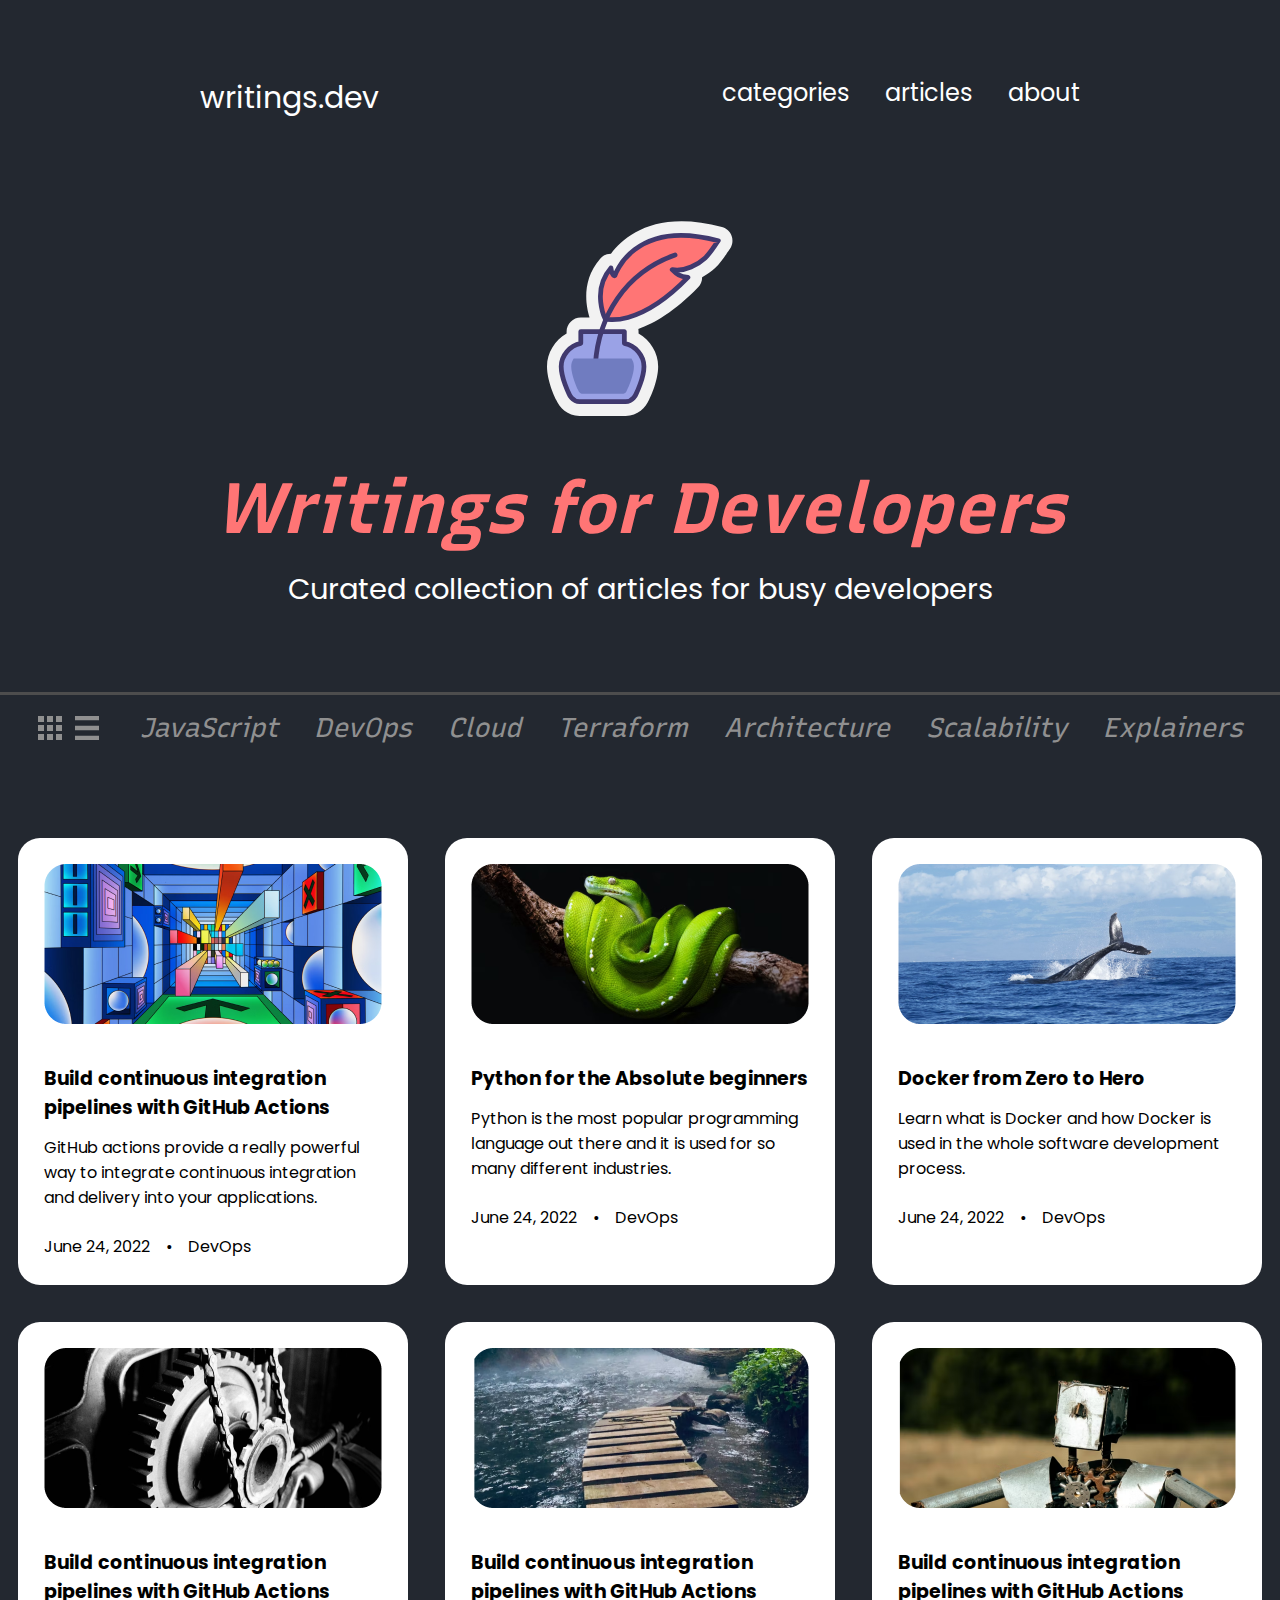
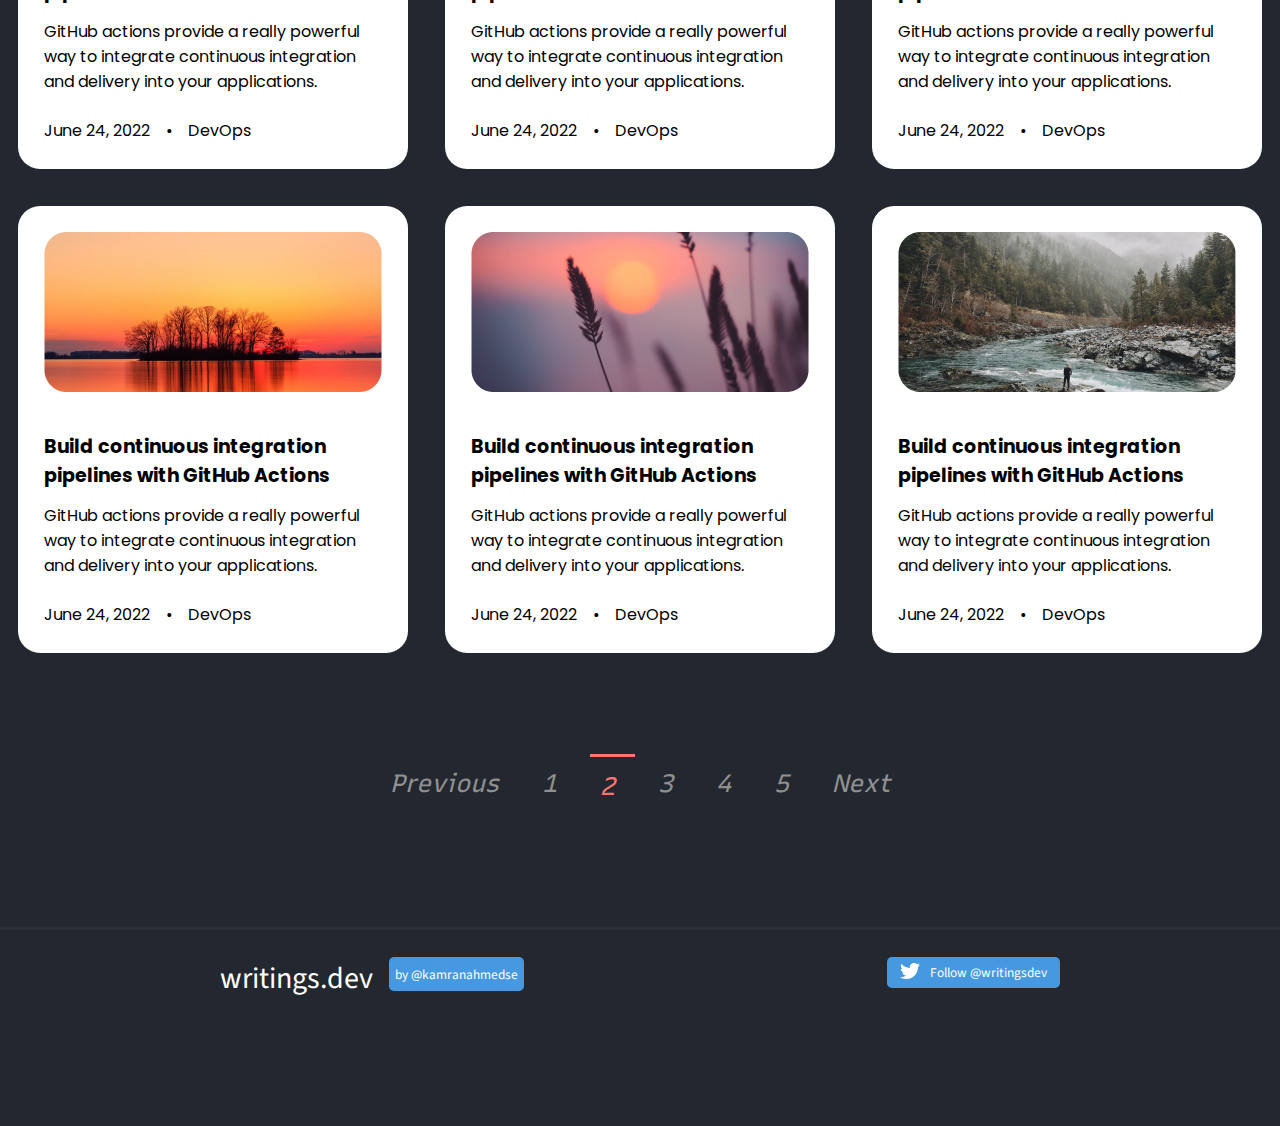
<file: index.html>
<!DOCTYPE html>
<html lang="en">
  <head>
    <meta charset="UTF-8" />
    <meta name="viewport" content="width=device-width, initial-scale=1.0" />
    <title>Static Webpage</title>
    <link rel="preconnect" href="https://fonts.googleapis.com" />
    <link rel="preconnect" href="https://fonts.gstatic.com" crossorigin />
    <link rel="preconnect" href="https://fonts.googleapis.com" />
    <link rel="preconnect" href="https://fonts.gstatic.com" crossorigin />
    <link
      href="https://fonts.googleapis.com/css2?family=Poppins:ital,wght@0,100;0,200;0,300;0,400;0,500;0,600;0,700;0,800;0,900;1,100;1,200;1,300;1,400;1,500;1,600;1,700;1,800;1,900&family=Recursive:wght@300..1000&display=swap"
      rel="stylesheet"
    />
    <link rel="preconnect" href="https://fonts.googleapis.com" />
    <link rel="preconnect" href="https://fonts.gstatic.com" crossorigin />
    <link
      href="https://fonts.googleapis.com/css2?family=Source+Sans+3:ital,wght@0,200..900;1,200..900&display=swap"
      rel="stylesheet"
    />
    <link rel="stylesheet" href="./src/styles/index.css" />
  </head>
  <body class="body">
    <header class="header">
      <p class="header__small-title">writings.dev</p>

      <nav class="header__nav">
        <ul class="nav__list">
          <li class="list__item">
            <a href="#" class="list__link"> categories </a>
          </li>

          <li class="list__item">
            <a href="#" class="list__link"> articles </a>
          </li>

          <li class="list__item">
            <a href="#" class="list__link"> about </a>
          </li>
        </ul>
      </nav>
    </header>

    <main class="main">
      <div class="main__welcome">
        <div class="welcome__logo"></div>

        <h1 class="welcome__title">Writings for Developers</h1>

        <p class="welcome__description">
          Curated collection of articles for busy developers
        </p>
      </div>

      <nav class="main__categories">
        <div class="categories__icons">
          <div class="icons__icon icons__icon--grid"></div>

          <div class="icons__icon icons__icon--burger"></div>
        </div>

        <div class="categories__list">
          <ul class="list__category">
            <li class="list__category__item">JavaScript</li>
            <li class="list__category__item">DevOps</li>
            <li class="list__category__item">Cloud</li>
            <li class="list__category__item">Terraform</li>
            <li class="list__category__item">Architecture</li>
            <li class="list__category__item">Scalability</li>
            <li class="list__category__item">Explainers</li>
          </ul>
        </div>
      </nav>

      <div class="main__container">
        <div class="container__grid">
          <div class="grid__card">
            <img src="./src/img/cards/image--1.png" alt="img" class="card__img" />

            <h2 class="card__title">
              Build continuous integration pipelines with GitHub Actions
            </h2>

            <p class="card__description">
              GitHub actions provide a really powerful way to integrate
              continuous integration and delivery into your applications.
            </p>

            <div class="card__footer">
              <p class="card__footer__data">June 24, 2022</p>
              <p class="card__footer__dot">&#x2022;</p>
              <p class="card__footer__name">DevOps</p>
            </div>
          </div>

          <div class="grid__card">
            <img src="./src/img/cards/image--2.png" alt="img" class="card__img" />

            <h2 class="card__title">Python for the Absolute beginners</h2>

            <p class="card__description">
              Python is the most popular programming language out there and it
              is used for so many different industries.
            </p>

            <div class="card__footer">
              <p class="card__footer__data">June 24, 2022</p>
              <p class="card__footer__dot">&#x2022;</p>
              <p class="card__footer__name">DevOps</p>
            </div>
          </div>

          <div class="grid__card">
            <img src="./src/img/cards/image--3.png" alt="img" class="card__img" />

            <h2 class="card__title">Docker from Zero to Hero</h2>

            <p class="card__description">
              Learn what is Docker and how Docker is used in the whole software
              development process.
            </p>

            <div class="card__footer">
              <p class="card__footer__data">June 24, 2022</p>
              <p class="card__footer__dot">&#x2022;</p>
              <p class="card__footer__name">DevOps</p>
            </div>
          </div>

          <div class="grid__card">
            <img src="./src/img/cards/image--4.png" alt="img" class="card__img" />

            <h2 class="card__title">
              Build continuous integration pipelines with GitHub Actions
            </h2>

            <p class="card__description">
              GitHub actions provide a really powerful way to integrate
              continuous integration and delivery into your applications.
            </p>

            <div class="card__footer">
              <p class="card__footer__data">June 24, 2022</p>
              <p class="card__footer__dot">&#x2022;</p>
              <p class="card__footer__name">DevOps</p>
            </div>
          </div>

          <div class="grid__card">
            <img src="./src/img/cards/image--5.png" alt="img" class="card__img" />

            <h2 class="card__title">
              Build continuous integration pipelines with GitHub Actions
            </h2>

            <p class="card__description">
              GitHub actions provide a really powerful way to integrate
              continuous integration and delivery into your applications.
            </p>

            <div class="card__footer">
              <p class="card__footer__data">June 24, 2022</p>
              <p class="card__footer__dot">&#x2022;</p>
              <p class="card__footer__name">DevOps</p>
            </div>
          </div>

          <div class="grid__card">
            <img src="./src/img/cards/image--6.png" alt="img" class="card__img" />

            <h2 class="card__title">
              Build continuous integration pipelines with GitHub Actions
            </h2>

            <p class="card__description">
              GitHub actions provide a really powerful way to integrate
              continuous integration and delivery into your applications.
            </p>

            <div class="card__footer">
              <p class="card__footer__data">June 24, 2022</p>
              <p class="card__footer__dot">&#x2022;</p>
              <p class="card__footer__name">DevOps</p>
            </div>
          </div>

          <div class="grid__card">
            <img src="./src/img/cards/image--7.png" alt="img" class="card__img" />

            <h2 class="card__title">
              Build continuous integration pipelines with GitHub Actions
            </h2>

            <p class="card__description">
              GitHub actions provide a really powerful way to integrate
              continuous integration and delivery into your applications.
            </p>

            <div class="card__footer">
              <p class="card__footer__data">June 24, 2022</p>
              <p class="card__footer__dot">&#x2022;</p>
              <p class="card__footer__name">DevOps</p>
            </div>
          </div>

          <div class="grid__card">
            <img src="./src/img/cards/image--8.png" alt="img" class="card__img" />

            <h2 class="card__title">
              Build continuous integration pipelines with GitHub Actions
            </h2>

            <p class="card__description">
              GitHub actions provide a really powerful way to integrate
              continuous integration and delivery into your applications.
            </p>

            <div class="card__footer">
              <p class="card__footer__data">June 24, 2022</p>
              <p class="card__footer__dot">&#x2022;</p>
              <p class="card__footer__name">DevOps</p>
            </div>
          </div>

          <div class="grid__card">
            <img src="./src/img/cards/image--9.png" alt="img" class="card__img" />

            <h2 class="card__title">
              Build continuous integration pipelines with GitHub Actions
            </h2>

            <p class="card__description">
              GitHub actions provide a really powerful way to integrate
              continuous integration and delivery into your applications.
            </p>

            <div class="card__footer">
              <p class="card__footer__data">June 24, 2022</p>
              <p class="card__footer__dot">&#x2022;</p>
              <p class="card__footer__name">DevOps</p>
            </div>
          </div>
        </div>
      </div>

      <div class="main__pages">
        <ul class="pages__list">
          <li class="pages__list__item">Previous</li>
          <li class="pages__list__item pages__list__item--number">1</li>
          <li class="pages__list__item pages__list__item--number active">2</li>
          <li class="pages__list__item pages__list__item--number">3</li>
          <li class="pages__list__item pages__list__item--number">4</li>
          <li class="pages__list__item pages__list__item--number">5</li>
          <li class="pages__list__item">Next</li>
        </ul>
      </div>
    </main>

    <footer class="footer">
      <div class="footer__left">
        <p class="footer__left__text">writings.dev</p>

        <button class="footer__button footer__button--left">by @kamranahmedse</button>
      </div>

      <div class="footer__right">
        <button class="footer__button footer__button--right">
          <div class="button__icon"></div>
          <p class="button__text">Follow @writingsdev</p>
        </button>
      </div>
    </footer>
  </body>
</html>
</file>
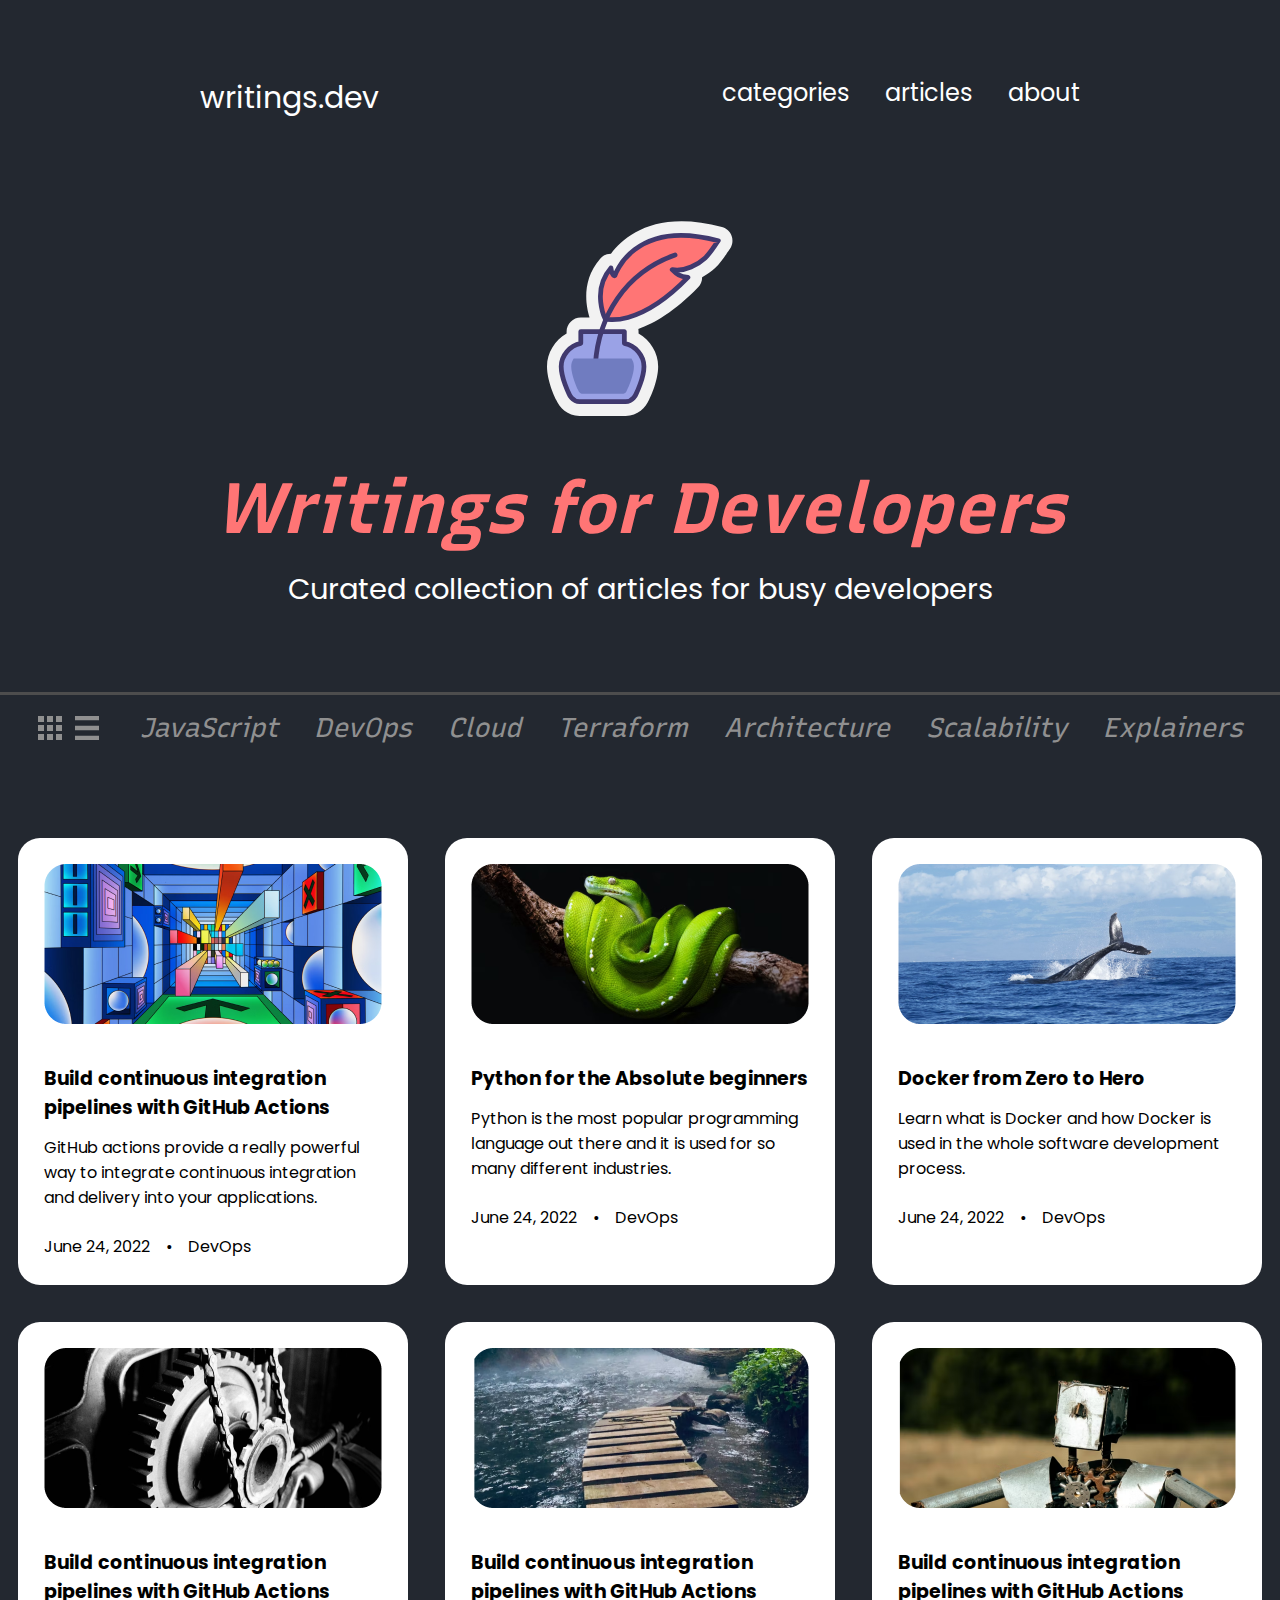
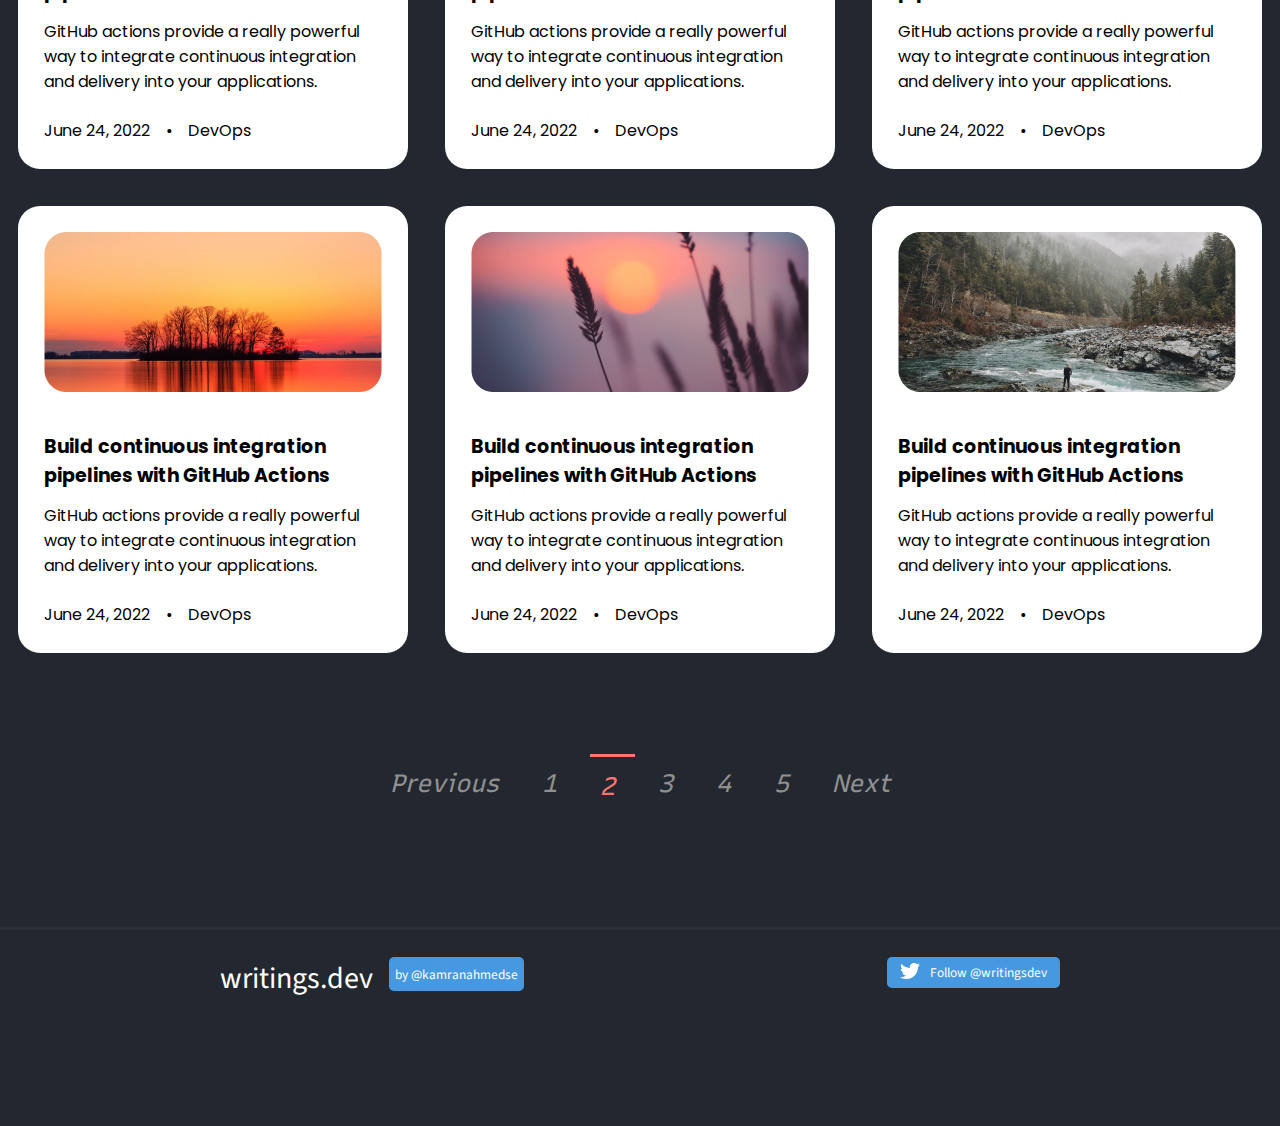
<file: src/index.html>
<!DOCTYPE html>
<html lang="en">
  <head>
    <meta charset="UTF-8" />
    <meta name="viewport" content="width=device-width, initial-scale=1.0" />
    <title>Static Webpage</title>
    <link rel="preconnect" href="https://fonts.googleapis.com" />
    <link rel="preconnect" href="https://fonts.gstatic.com" crossorigin />
    <link rel="preconnect" href="https://fonts.googleapis.com" />
    <link rel="preconnect" href="https://fonts.gstatic.com" crossorigin />
    <link
      href="https://fonts.googleapis.com/css2?family=Poppins:ital,wght@0,100;0,200;0,300;0,400;0,500;0,600;0,700;0,800;0,900;1,100;1,200;1,300;1,400;1,500;1,600;1,700;1,800;1,900&family=Recursive:wght@300..1000&display=swap"
      rel="stylesheet"
    />
    <link rel="preconnect" href="https://fonts.googleapis.com" />
    <link rel="preconnect" href="https://fonts.gstatic.com" crossorigin />
    <link
      href="https://fonts.googleapis.com/css2?family=Source+Sans+3:ital,wght@0,200..900;1,200..900&display=swap"
      rel="stylesheet"
    />
    <link rel="stylesheet" href="./styles/index.css" />
  </head>
  <body class="body">
    <header class="header">
      <p class="header__small-title">writings.dev</p>

      <nav class="header__nav">
        <ul class="nav__list">
          <li class="list__item">
            <a href="#" class="list__link"> categories </a>
          </li>

          <li class="list__item">
            <a href="#" class="list__link"> articles </a>
          </li>

          <li class="list__item">
            <a href="#" class="list__link"> about </a>
          </li>
        </ul>
      </nav>
    </header>

    <main class="main">
      <div class="main__welcome">
        <div class="welcome__logo"></div>

        <h1 class="welcome__title">Writings for Developers</h1>

        <p class="welcome__description">
          Curated collection of articles for busy developers
        </p>
      </div>

      <nav class="main__categories">
        <div class="categories__icons">
          <div class="icons__icon icons__icon--grid"></div>

          <div class="icons__icon icons__icon--burger"></div>
        </div>

        <div class="categories__list">
          <ul class="list__category">
            <li class="list__category__item">JavaScript</li>
            <li class="list__category__item">DevOps</li>
            <li class="list__category__item">Cloud</li>
            <li class="list__category__item">Terraform</li>
            <li class="list__category__item">Architecture</li>
            <li class="list__category__item">Scalability</li>
            <li class="list__category__item">Explainers</li>
          </ul>
        </div>
      </nav>

      <div class="main__container">
        <div class="container__grid">
          <div class="grid__card">
            <img src="./img/cards/image--1.png" alt="img" class="card__img" />

            <h2 class="card__title">
              Build continuous integration pipelines with GitHub Actions
            </h2>

            <p class="card__description">
              GitHub actions provide a really powerful way to integrate
              continuous integration and delivery into your applications.
            </p>

            <div class="card__footer">
              <p class="card__footer__data">June 24, 2022</p>
              <p class="card__footer__dot">&#x2022;</p>
              <p class="card__footer__name">DevOps</p>
            </div>
          </div>

          <div class="grid__card">
            <img src="./img/cards/image--2.png" alt="img" class="card__img" />

            <h2 class="card__title">Python for the Absolute beginners</h2>

            <p class="card__description">
              Python is the most popular programming language out there and it
              is used for so many different industries.
            </p>

            <div class="card__footer">
              <p class="card__footer__data">June 24, 2022</p>
              <p class="card__footer__dot">&#x2022;</p>
              <p class="card__footer__name">DevOps</p>
            </div>
          </div>

          <div class="grid__card">
            <img src="./img/cards/image--3.png" alt="img" class="card__img" />

            <h2 class="card__title">Docker from Zero to Hero</h2>

            <p class="card__description">
              Learn what is Docker and how Docker is used in the whole software
              development process.
            </p>

            <div class="card__footer">
              <p class="card__footer__data">June 24, 2022</p>
              <p class="card__footer__dot">&#x2022;</p>
              <p class="card__footer__name">DevOps</p>
            </div>
          </div>

          <div class="grid__card">
            <img src="./img/cards/image--4.png" alt="img" class="card__img" />

            <h2 class="card__title">
              Build continuous integration pipelines with GitHub Actions
            </h2>

            <p class="card__description">
              GitHub actions provide a really powerful way to integrate
              continuous integration and delivery into your applications.
            </p>

            <div class="card__footer">
              <p class="card__footer__data">June 24, 2022</p>
              <p class="card__footer__dot">&#x2022;</p>
              <p class="card__footer__name">DevOps</p>
            </div>
          </div>

          <div class="grid__card">
            <img src="./img/cards/image--5.png" alt="img" class="card__img" />

            <h2 class="card__title">
              Build continuous integration pipelines with GitHub Actions
            </h2>

            <p class="card__description">
              GitHub actions provide a really powerful way to integrate
              continuous integration and delivery into your applications.
            </p>

            <div class="card__footer">
              <p class="card__footer__data">June 24, 2022</p>
              <p class="card__footer__dot">&#x2022;</p>
              <p class="card__footer__name">DevOps</p>
            </div>
          </div>

          <div class="grid__card">
            <img src="./img/cards/image--6.png" alt="img" class="card__img" />

            <h2 class="card__title">
              Build continuous integration pipelines with GitHub Actions
            </h2>

            <p class="card__description">
              GitHub actions provide a really powerful way to integrate
              continuous integration and delivery into your applications.
            </p>

            <div class="card__footer">
              <p class="card__footer__data">June 24, 2022</p>
              <p class="card__footer__dot">&#x2022;</p>
              <p class="card__footer__name">DevOps</p>
            </div>
          </div>

          <div class="grid__card">
            <img src="./img/cards/image--7.png" alt="img" class="card__img" />

            <h2 class="card__title">
              Build continuous integration pipelines with GitHub Actions
            </h2>

            <p class="card__description">
              GitHub actions provide a really powerful way to integrate
              continuous integration and delivery into your applications.
            </p>

            <div class="card__footer">
              <p class="card__footer__data">June 24, 2022</p>
              <p class="card__footer__dot">&#x2022;</p>
              <p class="card__footer__name">DevOps</p>
            </div>
          </div>

          <div class="grid__card">
            <img src="./img/cards/image--8.png" alt="img" class="card__img" />

            <h2 class="card__title">
              Build continuous integration pipelines with GitHub Actions
            </h2>

            <p class="card__description">
              GitHub actions provide a really powerful way to integrate
              continuous integration and delivery into your applications.
            </p>

            <div class="card__footer">
              <p class="card__footer__data">June 24, 2022</p>
              <p class="card__footer__dot">&#x2022;</p>
              <p class="card__footer__name">DevOps</p>
            </div>
          </div>

          <div class="grid__card">
            <img src="./img/cards/image--9.png" alt="img" class="card__img" />

            <h2 class="card__title">
              Build continuous integration pipelines with GitHub Actions
            </h2>

            <p class="card__description">
              GitHub actions provide a really powerful way to integrate
              continuous integration and delivery into your applications.
            </p>

            <div class="card__footer">
              <p class="card__footer__data">June 24, 2022</p>
              <p class="card__footer__dot">&#x2022;</p>
              <p class="card__footer__name">DevOps</p>
            </div>
          </div>
        </div>
      </div>

      <div class="main__pages">
        <ul class="pages__list">
          <li class="pages__list__item">Previous</li>
          <li class="pages__list__item pages__list__item--number">1</li>
          <li class="pages__list__item pages__list__item--number active">2</li>
          <li class="pages__list__item pages__list__item--number">3</li>
          <li class="pages__list__item pages__list__item--number">4</li>
          <li class="pages__list__item pages__list__item--number">5</li>
          <li class="pages__list__item">Next</li>
        </ul>
      </div>
    </main>

    <footer class="footer">
      <div class="footer__left">
        <p class="footer__left__text">writings.dev</p>

        <button class="footer__button footer__button--left">by @kamranahmedse</button>
      </div>

      <div class="footer__right">
        <button class="footer__button footer__button--right">
          <div class="button__icon"></div>
          <p class="button__text">Follow @writingsdev</p>
        </button>
      </div>
    </footer>
  </body>
</html>
</file>
<file: src/styles/index.css>
* {
  margin: 0;
  padding: 0;
}

body {
  background-color: #232830;
  font-family: "Poppins", sans-serif;
}

.header {
  display: flex;
  flex-direction: row;
  justify-content: space-between;
  color: #fff;
  padding-inline: 200px;
  padding-top: 75px;
  padding-bottom: 100px;
}
.header__small-title {
  font-size: 30px;
}
.header .nav__list {
  display: flex;
  flex-direction: row;
  list-style: none;
  gap: 36px;
  font-size: 24px;
}
.header .list__link {
  text-decoration: none;
  color: #fff;
}

.main__welcome {
  display: flex;
  flex-direction: column;
  align-items: center;
  padding-bottom: 100px;
}
.main .welcome {
  display: flex;
  flex-direction: column;
  align-items: center;
}
.main .welcome__logo {
  width: 186px;
  height: 205px;
  background-image: url(../img/logo.svg);
  background-size: contain;
  background-repeat: no-repeat;
}
.main .welcome__title {
  margin-top: 40px;
  margin-bottom: 17px;
  font-family: "Recursive", sans-serif;
  font-style: italic;
  font-size: 71px;
  color: #ff7575;
}
.main .welcome__description {
  font-size: 29px;
  color: #fff;
}
.main__categories {
  width: 100%;
  font-family: "Recursive", sans-serif;
  font-style: italic;
  justify-content: center;
  color: #909090;
  display: flex;
  flex-direction: row;
  font-size: 27px;
  gap: 41px;
  position: relative;
  padding-bottom: 94px;
}
.main__categories .categories__icons {
  display: flex;
  flex-direction: row;
  gap: 13px;
  align-self: center;
}
.main__categories .categories__icons .icons__icon {
  width: 24px;
  height: 24px;
  background-size: contain;
}
.main__categories .categories__icons .icons__icon--grid {
  background-image: url(../img/icons/icon-grid.svg);
}
.main__categories .categories__icons .icons__icon--burger {
  background-image: url(../img/icons/icon-burger.svg);
}
.main__categories .categories__icons::before {
  content: " ";
  display: block;
  height: 3px;
  width: 130px;
  position: absolute;
  left: 0;
  width: 100%;
  top: -19px;
  background: #4d4d4d;
}
.main__categories .list__category {
  display: flex;
  flex-direction: row;
  list-style: none;
  gap: 36px;
}
.main__container .container__grid {
  padding-inline: 220px;
  justify-content: center;
  display: grid;
  grid-template-columns: repeat(3, 1fr);
  grid-template-rows: repeat(3, 1fr);
  grid-column-gap: 37px;
  grid-row-gap: 37px;
  padding-bottom: 115px;
}
.main__container .container__grid .grid__card {
  border-radius: 22px;
  padding: 26px;
  background-color: #fff;
}
.main__container .container__grid .grid__card .card__img {
  padding-bottom: 33px;
}
.main__container .container__grid .grid__card .card__title {
  font-size: 19px;
  padding-bottom: 13px;
}
.main__container .container__grid .grid__card .card__description {
  font-size: 16px;
}
.main__container .container__grid .grid__card .card__footer {
  padding-top: 24px;
  display: flex;
  flex-direction: row;
  gap: 16px;
}
.main .pages__list {
  display: flex;
  flex-direction: row;
  color: #909090;
  justify-content: center;
  list-style: none;
  gap: 43px;
  font-family: "Recursive", sans-serif;
  font-size: 25px;
  font-style: italic;
  padding-bottom: 156px;
}
.main .pages__list__item {
  cursor: pointer;
}
.main .pages__list__item--number:active::before {
  content: "";
  display: block;
  height: 3px;
  background-color: #ff7575;
  position: relative;
  top: -14px;
  width: 300%;
  left: -10px;
  color: #ff7575;
}
.main .pages__list .active {
  color: #ff7575;
}
.main .pages__list .active::before {
  content: "";
  display: block;
  width: 300%;
  left: -10px;
  height: 3px;
  background-color: #ff7575;
  position: relative;
  top: -14px;
  color: #ff7575;
}

.footer {
  display: flex;
  flex-direction: row;
  justify-content: space-between;
  padding-inline: 220px;
  padding-bottom: 126px;
  position: relative;
  color: #fff;
  font-family: "Source Sans 3", sans-serif;
  font-size: 19px;
}
.footer__button {
  background-color: #4699e0;
  border-radius: 5px;
  color: #fff;
  font-family: "Source Sans 3", sans-serif;
  border: none;
}
.footer__button--left {
  height: 34px;
  padding-inline: 6px;
}
.footer__button--right {
  display: flex;
  gap: 10px;
  padding-inline: 13px;
  padding-block: 6px;
}
.footer__button .button__icon {
  background-image: url(../img/icons/icon-twiter.svg);
  width: 20px;
  height: 16px;
  display: flex;
}
.footer::before {
  content: " ";
  display: block;
  height: 3px;
  width: 130px;
  position: absolute;
  left: 0;
  width: 100%;
  top: -30px;
  background: #4d4d4d;
  opacity: 0.2;
}
.footer__left {
  display: flex;
  flex-direction: row;
  gap: 16px;
}
.footer__left__text {
  font-size: 30px;
}/*# sourceMappingURL=index.css.map */
</file>
